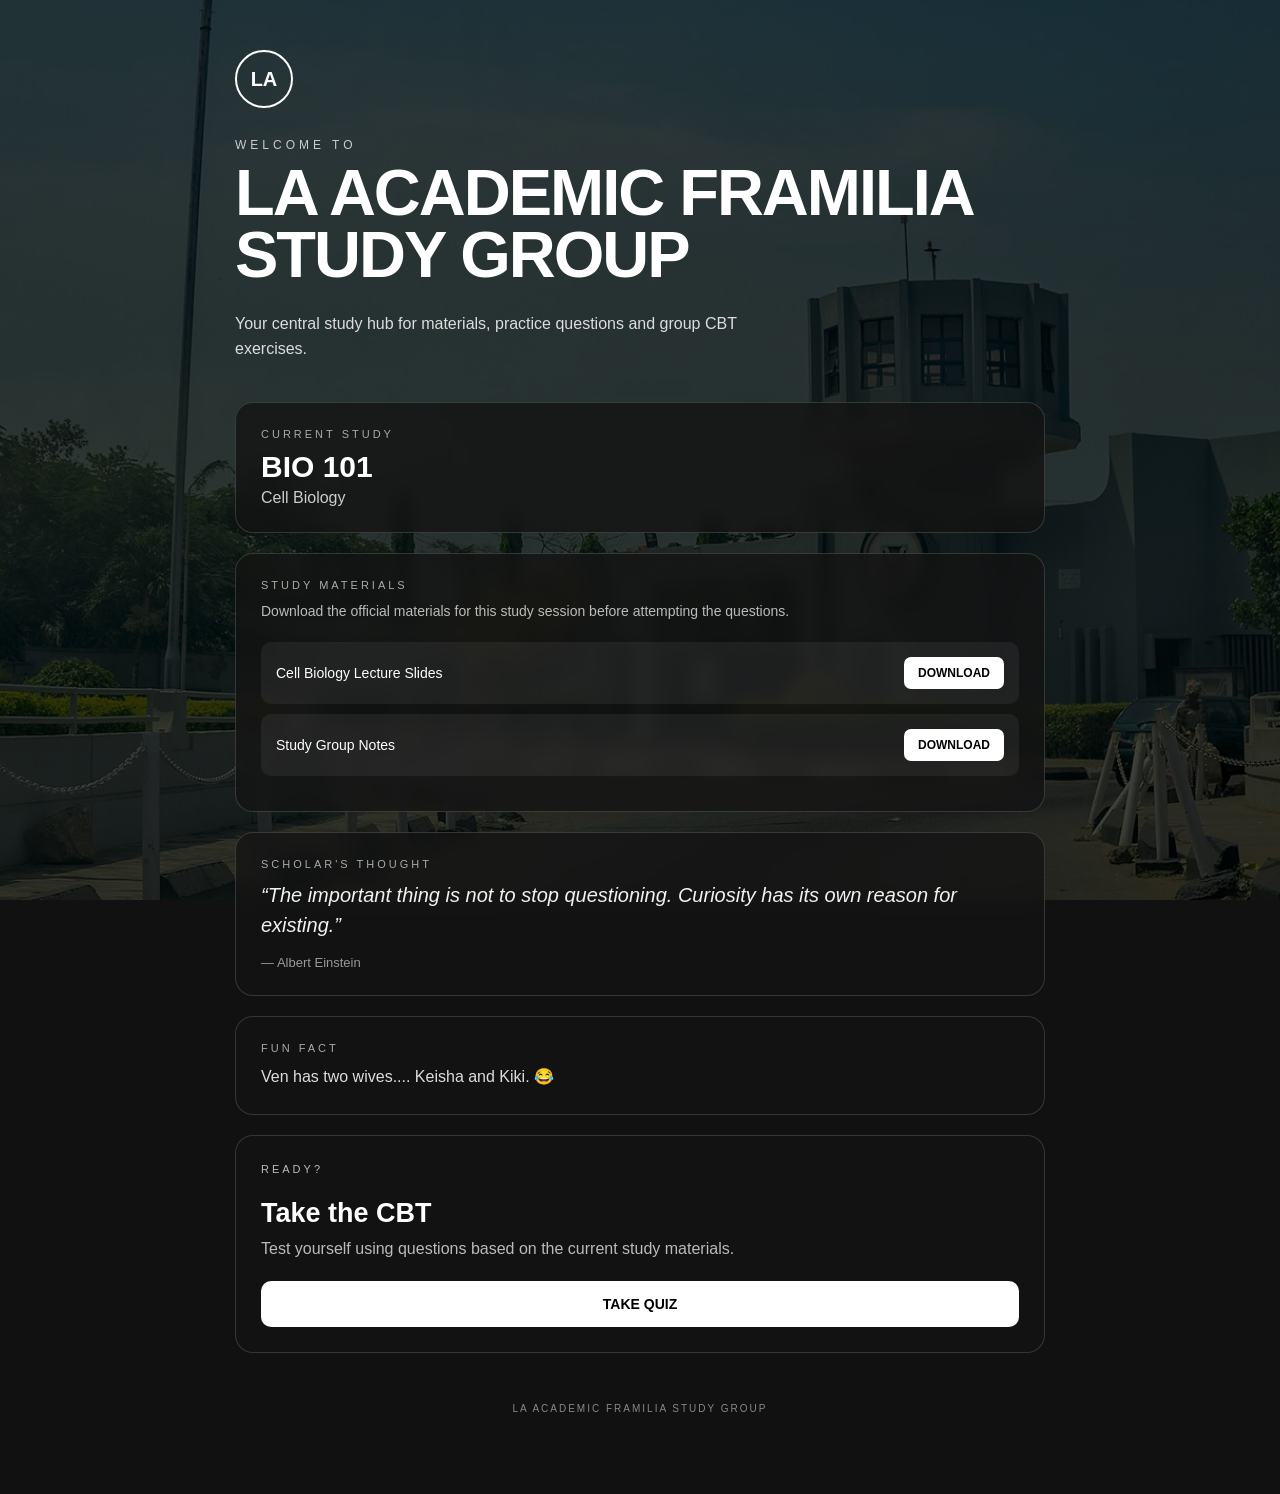
<file: index.html>
<!DOCTYPE html>
<html lang="en">
<head>
    <meta charset="UTF-8">
    <meta name="viewport" content="width=device-width, initial-scale=1.0">

    <title>LA ACADEMIC FRAMILIA STUDY GROUP</title>

    <link rel="stylesheet" href="style.css">
</head>

<body>

    <main class="homepage">

        <!-- Background overlay -->
        <div class="background-overlay"></div>

        <section class="content">

            <div class="logo">
                LA
            </div>

            <p class="welcome">WELCOME TO</p>

            <h1>
                LA ACADEMIC FRAMILIA
                <span>STUDY GROUP</span>
            </h1>

            <p class="intro">
                Your central study hub for materials, practice questions
                and group CBT exercises.
            </p>


            <!-- Current Study Section -->
            <section class="study-card">

                <p class="section-label">CURRENT STUDY</p>

                <h2 id="subject">BIO 101</h2>

                <p id="topic">Cell Biology</p>

            </section>


            <!-- Study Materials -->
            <section class="materials-card">

                <p class="section-label">STUDY MATERIALS</p>

                <p class="materials-info">
                    Download the official materials for this study session
                    before attempting the questions.
                </p>

                <div id="materialsList">
                    <!-- Materials will be added here by JavaScript -->
                </div>

            </section>


            <!-- Scholar's Quote -->
            <section class="quote-card">

                <p class="section-label">SCHOLAR'S THOUGHT</p>

                <blockquote>
                    “The important thing is not to stop questioning.
                    Curiosity has its own reason for existing.”
                </blockquote>

                <p class="quote-author">
                    — Albert Einstein
                </p>

            </section>


            <!-- Fun Fact -->
            <section class="fun-fact-card">

                <p class="section-label">FUN FACT</p>

                <p id="funFact">
                    Ven has two wives.... Keisha and Kiki. 😂
                </p>

            </section>


            <!-- Take Quiz -->
            <section id="quizSection" class="quiz-card">

                <p class="section-label">READY?</p>

                <h2>Take the CBT</h2>

                <p>
                    Test yourself using questions based on the current
                    study materials.
                </p>

                <button id="takeQuizBtn">
                    TAKE QUIZ
                </button>

            </section>


            <footer>
                <p>LA ACADEMIC FRAMILIA STUDY GROUP</p>
            </footer>

        </section>

    </main>


    <script src="app.js"></script>

</body>
</html>
</file>
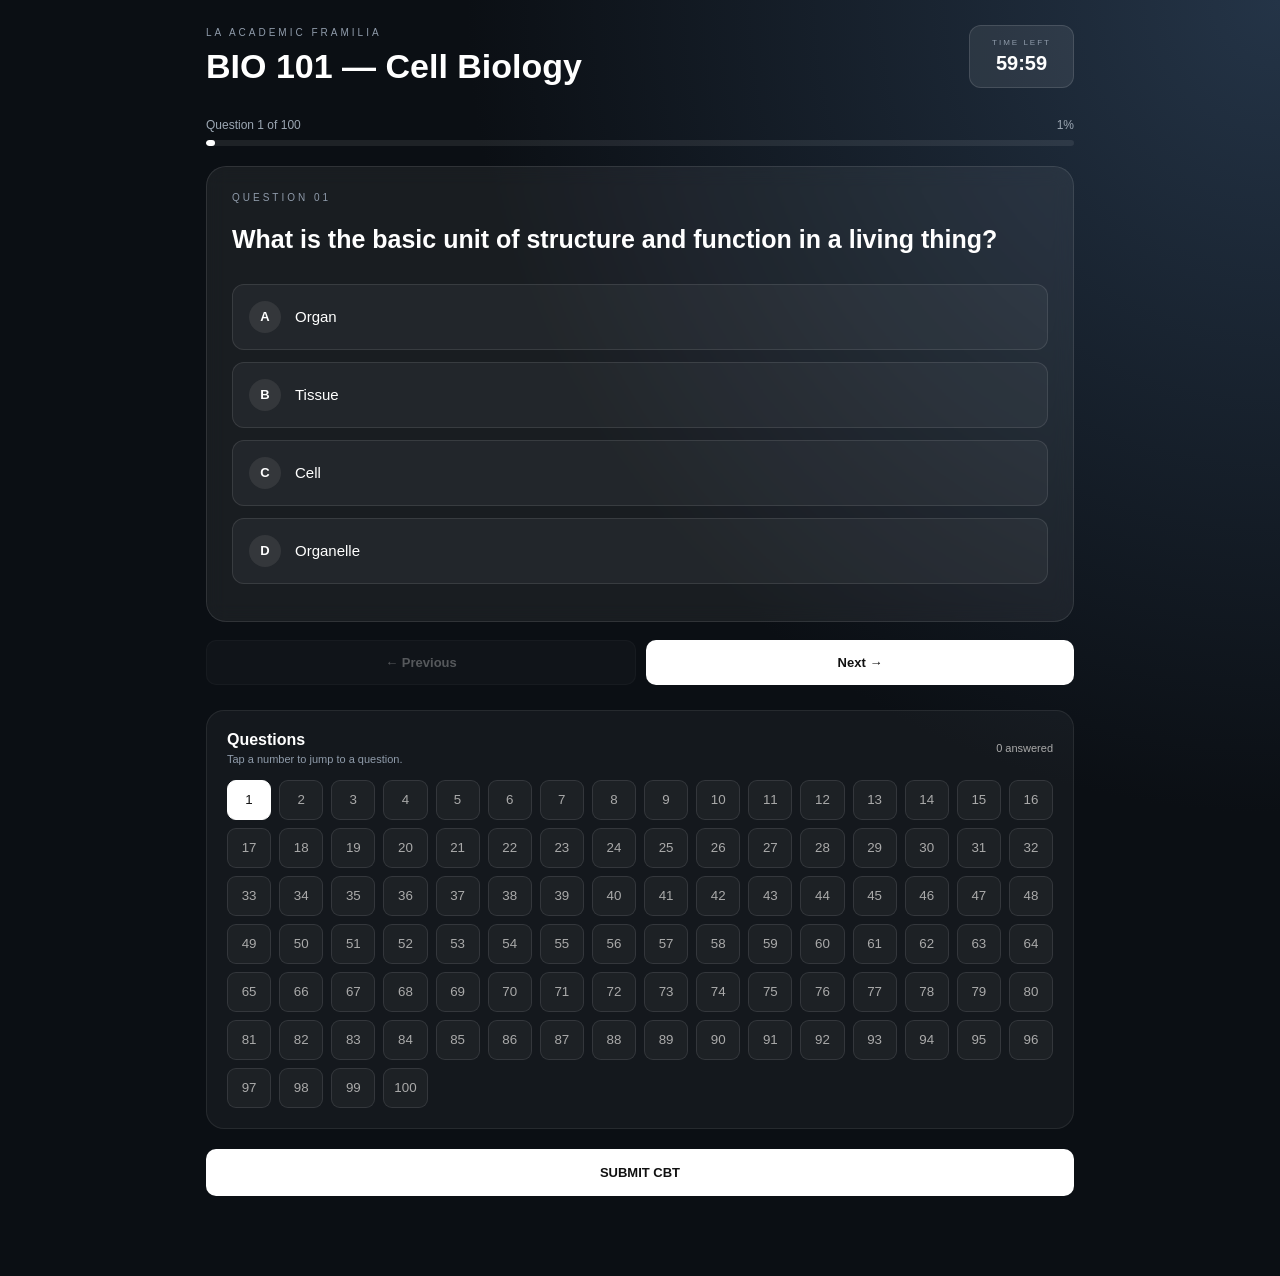
<file: quiz.html>
<!DOCTYPE html>
<html lang="en">
<head>
    <meta charset="UTF-8">
    <meta name="viewport" content="width=device-width, initial-scale=1.0">

    <title>L Academic Framilia CBT</title>

    <link rel="stylesheet" href="quiz.css">
</head>

<body>

    <main class="quiz-page">

        <!-- Header -->
        <header class="quiz-header">

            <div>
                <p class="group-name">
                    LA ACADEMIC FRAMILIA
                </p>

                <h1 id="quizTitle">
                    BIO 101 — Cell Biology
                </h1>
            </div>

            <div class="timer-box">
                <span>TIME LEFT</span>
                <strong id="timer">60:00</strong>
            </div>

        </header>


        <!-- Progress -->
        <section class="progress-area">

            <div class="progress-info">

                <span id="questionCounter">
                    Question 1 of 10
                </span>

                <span id="progressPercent">
                    10%
                </span>

            </div>

            <div class="progress-bar">
                <div id="progressFill"></div>
            </div>

        </section>


        <!-- Question -->
        <section class="question-card">

            <div class="question-number" id="questionNumber">
                QUESTION 01
            </div>

            <h2 id="questionText">
                Question goes here.
            </h2>

            <div id="optionsContainer">
                <!-- Options generated by JavaScript -->
            </div>

        </section>


        <!-- Navigation -->
        <section class="navigation">

            <button id="previousBtn" class="secondary-btn">
                ← Previous
            </button>

            <button id="nextBtn" class="primary-btn">
                Next →
            </button>

        </section>


        <!-- Question Navigator -->
        <section class="navigator-card">

            <div class="navigator-heading">

                <div>
                    <h3>Questions</h3>
                    <p>Tap a number to jump to a question.</p>
                </div>

                <span id="answeredCount">
                    0 answered
                </span>

            </div>

            <div id="questionNavigator">
                <!-- Question numbers generated here -->
            </div>

        </section>


        <!-- Submit -->
        <button id="submitBtn" class="submit-btn">
            SUBMIT CBT
        </button>


        <!-- Results -->
        <section id="resultSection" class="result-section">

            <div class="result-card">

                <p class="result-label">
                    CBT COMPLETED
                </p>

                <h2 id="resultScore">
                    0 / 0
                </h2>

                <p id="resultPercentage">
                    0%
                </p>

                <p id="resultMessage">
                    Your result will appear here.
                </p>

                <button
                    id="reviewBtn"
                    class="primary-btn"
                >
                    REVIEW ANSWERS
                </button>

                <button
                    id="homeBtn"
                    class="secondary-btn"
                >
                    BACK TO HOME
                </button>

            </div>

            <div id="reviewContainer">
                <!-- Corrections generated here -->
            </div>

        </section>

    </main>


    <script src="quiz.js"></script>

</body>
                </html>
</file>
<file: style.css>
* {
    margin: 0;
    padding: 0;
    box-sizing: border-box;
}

body {
    font-family: Arial, sans-serif;
    color: white;
    background: #111;
}

.homepage {
    min-height: 100vh;

    background-image: url("ui.jpg");
    background-size: cover;
    background-position: center;
    background-attachment: fixed;

    position: relative;
}

.background-overlay {
    position: fixed;
    inset: 0;

    background: rgba(0, 0, 0, 0.72);

    z-index: 0;
}

.content {
    position: relative;
    z-index: 1;

    width: 100%;
    max-width: 850px;

    margin: auto;
    padding: 50px 20px;
}


/* LOGO */

.logo {
    width: 58px;
    height: 58px;

    display: flex;
    align-items: center;
    justify-content: center;

    border: 2px solid white;
    border-radius: 50%;

    font-size: 20px;
    font-weight: bold;

    margin-bottom: 30px;
}


/* HEADER */

.welcome {
    font-size: 12px;
    letter-spacing: 4px;
    opacity: 0.75;
    margin-bottom: 10px;
}

h1 {
    font-size: clamp(32px, 7vw, 65px);
    line-height: 0.95;
    letter-spacing: -2px;
    margin-bottom: 25px;
}

h1 span {
    display: block;
}

.intro {
    max-width: 550px;

    font-size: 16px;
    line-height: 1.6;

    color: #ddd;

    margin-bottom: 40px;
}


/* CARDS */

.study-card,
.materials-card,
.quiz-card {
    background: rgba(20, 20, 20, 0.78);

    border: 1px solid rgba(255, 255, 255, 0.15);

    border-radius: 18px;

    padding: 25px;

    margin-bottom: 20px;

    backdrop-filter: blur(8px);
}

.section-label {
    font-size: 11px;

    letter-spacing: 3px;

    color: #aaa;

    margin-bottom: 10px;
}

.study-card h2 {
    font-size: 30px;
    margin-bottom: 5px;
}

.study-card p:last-child {
    color: #ccc;
}


/* MATERIALS */

.materials-info {
    color: #bbb;

    font-size: 14px;

    line-height: 1.5;

    margin-bottom: 20px;
}

.material {
    display: flex;

    align-items: center;
    justify-content: space-between;

    gap: 15px;

    padding: 15px;

    margin-bottom: 10px;

    background: rgba(255, 255, 255, 0.06);

    border-radius: 10px;
}

.material-name {
    font-size: 14px;
}

.download-btn {
    background: white;
    color: black;

    border: none;

    padding: 9px 14px;

    border-radius: 7px;

    text-decoration: none;

    font-size: 12px;

    font-weight: bold;
}


/* QUIZ */

.quiz-card h2 {
    font-size: 27px;

    margin-bottom: 8px;
}

.quiz-card p {
    color: #bbb;

    line-height: 1.5;

    margin-bottom: 20px;
}

#takeQuizBtn {
    width: 100%;

    padding: 15px;

    border: none;

    border-radius: 10px;

    background: white;

    color: black;

    font-size: 14px;

    font-weight: bold;

    cursor: pointer;

    transition: 0.2s;
}

#takeQuizBtn:hover {
    transform: translateY(-2px);

    opacity: 0.9;
}


/* FOOTER */

footer {
    text-align: center;

    padding: 30px 0;

    color: #888;

    font-size: 10px;

    letter-spacing: 2px;
}


/* MOBILE */

@media (max-width: 600px) {

    .content {
        padding: 35px 15px;
    }

    h1 {
        font-size: 38px;
    }

    .material {
        align-items: flex-start;
        flex-direction: column;
    }

    .download-btn {
        width: 100%;
        text-align: center;
    }
}
/* SCHOLAR'S QUOTE */

.quote-card {
    background: rgba(20, 20, 20, 0.78);

    border: 1px solid rgba(255, 255, 255, 0.15);

    border-radius: 18px;

    padding: 25px;

    margin-bottom: 20px;

    backdrop-filter: blur(8px);
}

.quote-card blockquote {
    font-size: 20px;

    line-height: 1.5;

    font-style: italic;

    color: #f1f1f1;

    margin-bottom: 15px;
}

.quote-author {
    color: #999;

    font-size: 13px;
}


/* FUN FACT */

.fun-fact-card {
    background: rgba(20, 20, 20, 0.78);

    border: 1px solid rgba(255, 255, 255, 0.15);

    border-radius: 18px;

    padding: 25px;

    margin-bottom: 20px;

    backdrop-filter: blur(8px);
}

.fun-fact-card p:last-child {
    font-size: 16px;

    line-height: 1.6;

    color: #ddd;
}
</file>
<file: quiz.css>
* {
    margin: 0;
    padding: 0;
    box-sizing: border-box;
}

body {
    font-family: Arial, sans-serif;

    background:
        radial-gradient(
            circle at top right,
            #243447,
            #0b0f14 45%
        );

    color: #ffffff;

    min-height: 100vh;
}


.quiz-page {
    width: 100%;
    max-width: 900px;

    margin: auto;

    padding: 25px 16px 50px;
}


/* =========================================
   HEADER
========================================= */

.quiz-header {
    display: flex;

    justify-content: space-between;

    align-items: center;

    gap: 20px;

    margin-bottom: 30px;
}

.group-name {
    font-size: 10px;

    letter-spacing: 3px;

    color: #8f9baa;

    margin-bottom: 8px;
}

.quiz-header h1 {
    font-size: clamp(22px, 5vw, 34px);

    line-height: 1.2;
}


.timer-box {
    min-width: 105px;

    padding: 12px;

    text-align: center;

    border-radius: 12px;

    background: rgba(255,255,255,0.08);

    border: 1px solid rgba(255,255,255,0.12);
}

.timer-box span {
    display: block;

    font-size: 8px;

    letter-spacing: 2px;

    color: #8f9baa;

    margin-bottom: 5px;
}

.timer-box strong {
    font-size: 20px;
}


/* =========================================
   PROGRESS
========================================= */

.progress-area {
    margin-bottom: 20px;
}

.progress-info {
    display: flex;

    justify-content: space-between;

    color: #9ca7b3;

    font-size: 12px;

    margin-bottom: 8px;
}

.progress-bar {
    height: 6px;

    background: rgba(255,255,255,0.08);

    border-radius: 20px;

    overflow: hidden;
}

#progressFill {
    width: 0%;

    height: 100%;

    background: #ffffff;

    border-radius: 20px;

    transition: width 0.3s ease;
}


/* =========================================
   QUESTION CARD
========================================= */

.question-card {
    background: rgba(255,255,255,0.06);

    border: 1px solid rgba(255,255,255,0.1);

    border-radius: 20px;

    padding: 25px;

    margin-bottom: 18px;

    backdrop-filter: blur(10px);
}

.question-number {
    font-size: 10px;

    letter-spacing: 3px;

    color: #8f9baa;

    margin-bottom: 18px;
}

.question-card h2 {
    font-size: clamp(19px, 4vw, 25px);

    line-height: 1.5;

    margin-bottom: 25px;
}


/* =========================================
   OPTIONS
========================================= */

.option {
    display: flex;

    align-items: center;

    gap: 14px;

    width: 100%;

    padding: 16px;

    margin-bottom: 12px;

    border-radius: 12px;

    background: rgba(255,255,255,0.045);

    border: 1px solid rgba(255,255,255,0.1);

    color: white;

    text-align: left;

    cursor: pointer;

    transition: 0.2s;
}

.option:hover {
    background: rgba(255,255,255,0.09);

    transform: translateY(-1px);
}

.option.selected {
    background: rgba(255,255,255,0.14);

    border-color: white;
}

.option-letter {
    width: 32px;

    height: 32px;

    min-width: 32px;

    display: flex;

    align-items: center;

    justify-content: center;

    border-radius: 50%;

    background: rgba(255,255,255,0.08);

    font-size: 13px;

    font-weight: bold;
}

.option.selected .option-letter {
    background: white;

    color: #111;
}

.option-text {
    font-size: 15px;

    line-height: 1.4;
}


/* =========================================
   NAVIGATION
========================================= */

.navigation {
    display: flex;

    gap: 10px;

    margin-bottom: 25px;
}

button {
    font-family: inherit;
}

.primary-btn,
.secondary-btn,
.submit-btn {
    border: none;

    border-radius: 10px;

    padding: 14px 18px;

    font-size: 13px;

    font-weight: bold;

    cursor: pointer;

    transition: 0.2s;
}

.primary-btn {
    background: white;

    color: #111;

    flex: 1;
}

.secondary-btn {
    background: rgba(255,255,255,0.08);

    color: white;

    border: 1px solid rgba(255,255,255,0.1);

    flex: 1;
}

.primary-btn:hover,
.secondary-btn:hover {
    transform: translateY(-2px);
}

button:disabled {
    opacity: 0.3;

    cursor: not-allowed;

    transform: none;
}


/* =========================================
   QUESTION NAVIGATOR
========================================= */

.navigator-card {
    background: rgba(255,255,255,0.04);

    border: 1px solid rgba(255,255,255,0.08);

    border-radius: 18px;

    padding: 20px;

    margin-bottom: 20px;
}

.navigator-heading {
    display: flex;

    justify-content: space-between;

    align-items: center;

    gap: 10px;

    margin-bottom: 15px;
}

.navigator-heading h3 {
    font-size: 16px;

    margin-bottom: 4px;
}

.navigator-heading p {
    color: #8f9baa;

    font-size: 11px;
}

#answeredCount {
    color: #aaa;

    font-size: 11px;
}

#questionNavigator {
    display: grid;

    grid-template-columns:
        repeat(auto-fill, minmax(42px, 1fr));

    gap: 8px;
}

.question-dot {
    height: 40px;

    border-radius: 9px;

    border: 1px solid rgba(255,255,255,0.1);

    background: rgba(255,255,255,0.04);

    color: #aaa;

    cursor: pointer;
}

.question-dot.current {
    background: white;

    color: #111;

    border-color: white;
}

.question-dot.answered {
    background: rgba(255,255,255,0.15);

    color: white;
}


/* =========================================
   SUBMIT
========================================= */

.submit-btn {
    width: 100%;

    background: #ffffff;

    color: #111;

    padding: 16px;

    margin-bottom: 30px;
}


/* =========================================
   RESULTS
========================================= */

.result-section {
    display: none;
}

.result-card {
    text-align: center;

    background: rgba(255,255,255,0.06);

    border: 1px solid rgba(255,255,255,0.1);

    border-radius: 20px;

    padding: 35px 20px;

    margin-bottom: 20px;
}

.result-label {
    font-size: 10px;

    letter-spacing: 3px;

    color: #8f9baa;

    margin-bottom: 10px;
}

#resultScore {
    font-size: 55px;

    margin-bottom: 5px;
}

#resultPercentage {
    font-size: 25px;

    font-weight: bold;

    margin-bottom: 12px;
}

#resultMessage {
    color: #aaa;

    margin-bottom: 25px;
}

.result-card .primary-btn,
.result-card .secondary-btn {
    display: block;

    width: 100%;

    margin-top: 10px;
}


/* =========================================
   REVIEW
========================================= */

.review-item {
    background: rgba(255,255,255,0.05);

    border-radius: 15px;

    padding: 20px;

    margin-bottom: 12px;

    border: 1px solid rgba(255,255,255,0.08);
}

.review-question {
    font-weight: bold;

    line-height: 1.5;

    margin-bottom: 12px;
}

.review-answer {
    font-size: 13px;

    line-height: 1.5;

    margin-bottom: 8px;
}

.review-correct {
    color: #b9ffca;
}

.review-wrong {
    color: #ffb9b9;
}

.review-explanation {
    color: #aaa;

    font-size: 13px;

    line-height: 1.6;

    margin-top: 10px;
}


/* =========================================
   MOBILE
========================================= */

@media (max-width: 600px) {

    .quiz-header {
        align-items: flex-start;
    }

    .quiz-header h1 {
        font-size: 22px;
    }

    .timer-box {
        min-width: 90px;
    }

    .question-card {
        padding: 20px;
    }

    .question-card h2 {
        font-size: 19px;
    }

    .option {
        padding: 14px;
    }

    .option-text {
        font-size: 14px;
    }
}
</file>
